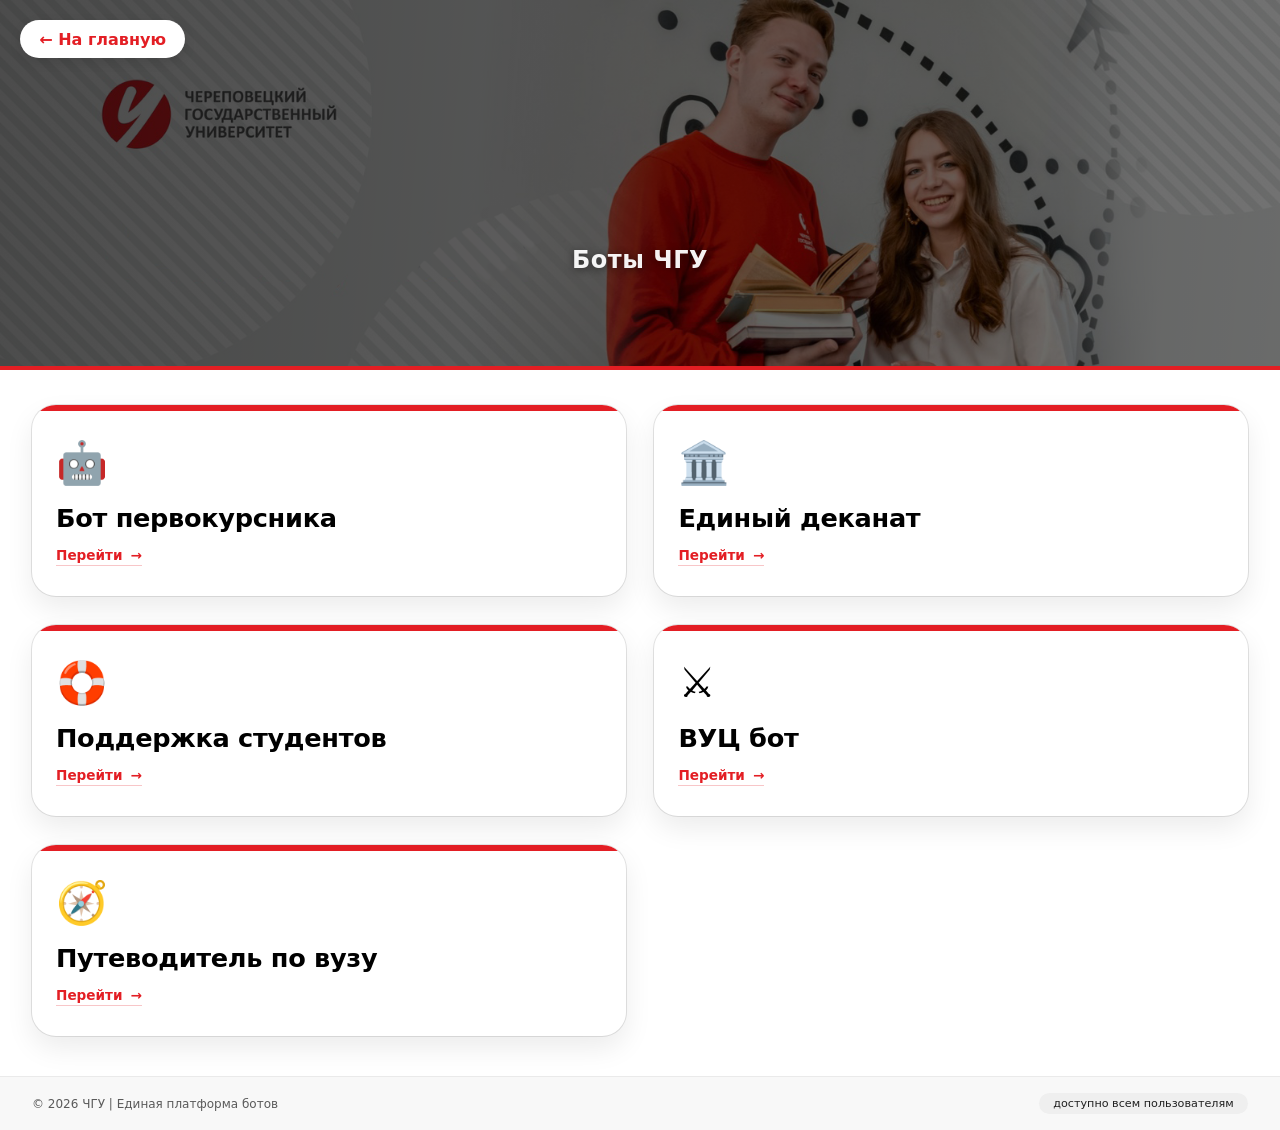
<file: bots/index.html>
<!DOCTYPE html>
<html lang="ru">
<head>
    <meta charset="UTF-8">
    <meta name="viewport" content="width=device-width, initial-scale=1.0, user-scalable=yes, viewport-fit=cover">
    <title>ЧГУ | Боты</title>
    <link rel="stylesheet" href="main.css">
    <link rel="stylesheet" href="responsive.css">
</head>
<body>
    <div class="page-wrapper">
        <a href="../index.html" class="back-button">← На главную</a>
        <div class="brand-header">
            <div class="header-overlay">
                <p>Боты ЧГУ</p>
            </div>
        </div>

        <div class="services-grid">
            <div class="service-card" data-type="freshman">
                <div class="card-accent"></div>
                <div class="card-content">
                    <div class="card-icon">🤖</div>
                    <div class="card-title">Бот первокурсника</div>
                    <span class="card-link">Перейти <span class="arrow">→</span></span>
                </div>
            </div>

            <div class="service-card" data-type="dean">
                <div class="card-accent"></div>
                <div class="card-content">
                    <div class="card-icon">🏛️</div>
                    <div class="card-title">Единый деканат</div>
                    <span class="card-link">Перейти <span class="arrow">→</span></span>
                </div>
            </div>

            <div class="service-card" data-type="support">
                <div class="card-accent"></div>
                <div class="card-content">
                    <div class="card-icon">🛟</div>
                    <div class="card-title">Поддержка студентов</div>
                    <span class="card-link">Перейти <span class="arrow">→</span></span>
                </div>
            </div>

            <div class="service-card" data-type="vuc">
                <div class="card-accent"></div>
                <div class="card-content">
                    <div class="card-icon">⚔️</div>
                    <div class="card-title">ВУЦ бот</div>
                    <span class="card-link">Перейти <span class="arrow">→</span></span>
                </div>
            </div>

            <div class="service-card" data-type="guide">
                <div class="card-accent"></div>
                <div class="card-content">
                    <div class="card-icon">🧭</div>
                    <div class="card-title">Путеводитель по вузу</div>
                    <span class="card-link">Перейти <span class="arrow">→</span></span>
                </div>
            </div>
        </div>

        <div class="footer-note">
            <span>© 2026 ЧГУ | Единая платформа ботов</span>
            <div class="badge-mini">доступно всем пользователям</div>
        </div>
    </div>

    <div id="toastMsg" class="toast-message"></div>

    <script src="bots.js"></script>
</body>
</html>
</file>
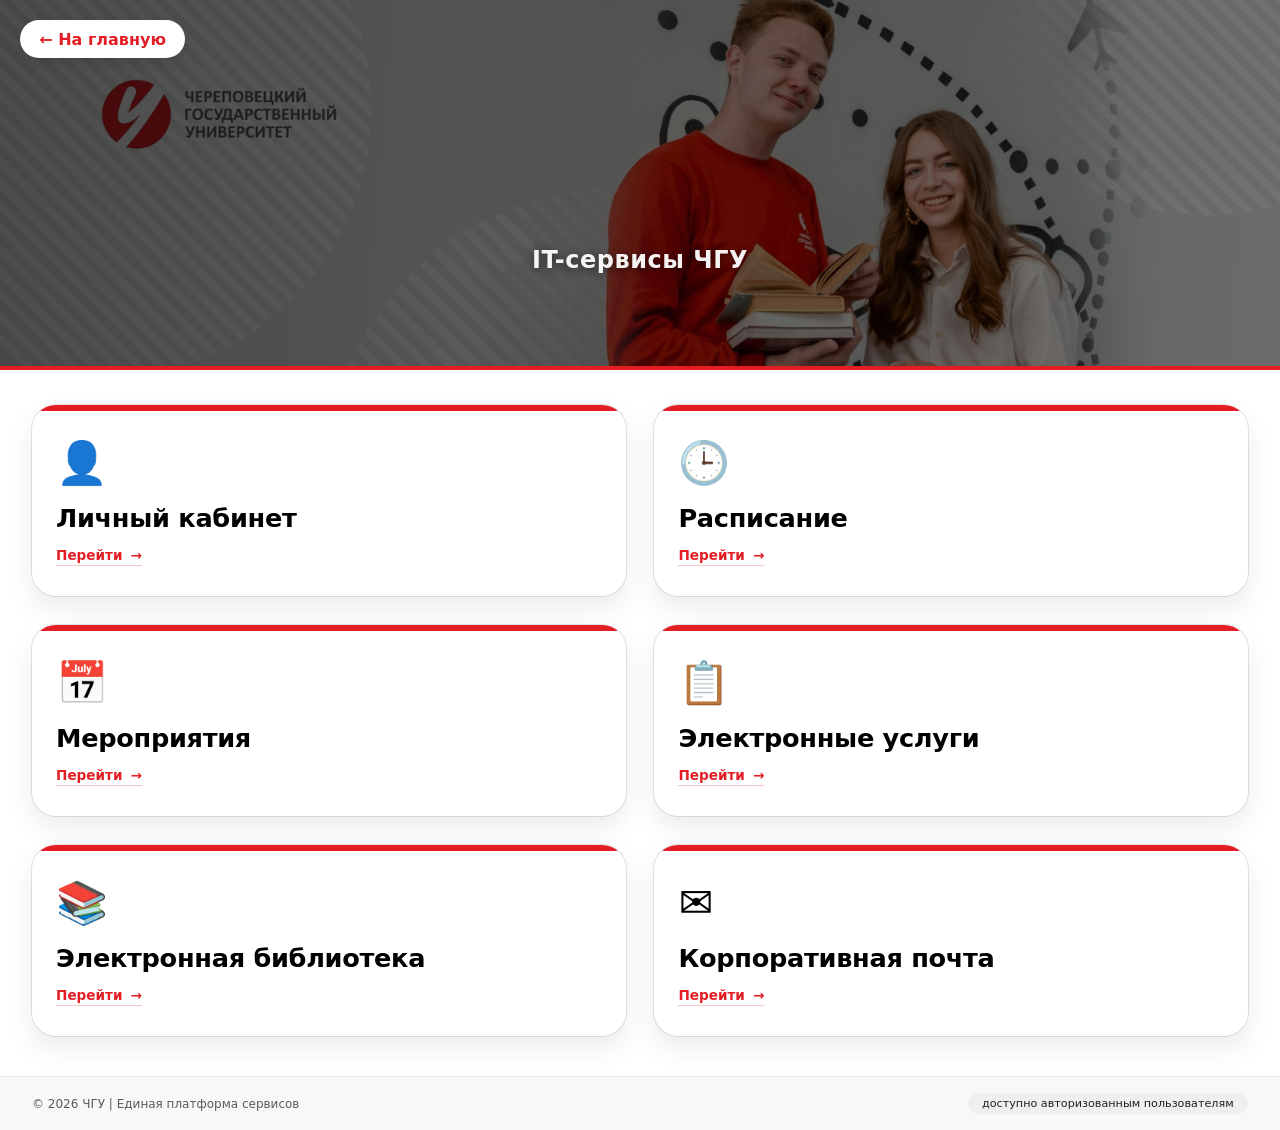
<file: it-services/index.html>
<!DOCTYPE html>
<html lang="ru">
<head>
    <meta charset="UTF-8">
    <meta name="viewport" content="width=device-width, initial-scale=1.0, user-scalable=yes, viewport-fit=cover">
    <title>ЧГУ | IT-сервисы</title>
    <link rel="stylesheet" href="main.css">
    <link rel="stylesheet" href="responsive.css">
</head>
<body>
    <div class="page-wrapper">
        <a href="../index.html" class="back-button">← На главную</a>
        <div class="brand-header">
            <div class="header-overlay">
                <p>IT-сервисы ЧГУ</p>
            </div>
        </div>

        <div class="services-grid">
            <div class="service-card" data-type="student">
                <div class="card-accent"></div>
                <div class="card-content">
                    <div class="card-icon">👤</div>
                    <div class="card-title">Личный кабинет</div>
                    <span class="card-link">Перейти <span class="arrow">→</span></span>
                </div>
            </div>

            <div class="service-card" data-type="schedule">
                <div class="card-accent"></div>
                <div class="card-content">
                    <div class="card-icon">🕒</div>
                    <div class="card-title">Расписание</div>
                    <span class="card-link">Перейти <span class="arrow">→</span></span>
                </div>
            </div>

            <div class="service-card" data-type="events">
                <div class="card-accent"></div>
                <div class="card-content">
                    <div class="card-icon">📅</div>
                    <div class="card-title">Мероприятия</div>
                    <span class="card-link">Перейти <span class="arrow">→</span></span>
                </div>
            </div>

            <div class="service-card" data-type="requests">
                <div class="card-accent"></div>
                <div class="card-content">
                    <div class="card-icon">📋</div>
                    <div class="card-title">Электронные услуги</div>
                    <span class="card-link">Перейти <span class="arrow">→</span></span>
                </div>
            </div>

            <div class="service-card" data-type="library">
                <div class="card-accent"></div>
                <div class="card-content">
                    <div class="card-icon">📚</div>
                    <div class="card-title">Электронная библиотека</div>
                    <span class="card-link">Перейти <span class="arrow">→</span></span>
                </div>
            </div>

            <div class="service-card" data-type="mail">
                <div class="card-accent"></div>
                <div class="card-content">
                    <div class="card-icon">✉️</div>
                    <div class="card-title">Корпоративная почта</div>
                    <span class="card-link">Перейти <span class="arrow">→</span></span>
                </div>
            </div>
        </div>

        <div class="footer-note">
            <span>© 2026 ЧГУ | Единая платформа сервисов</span>
            <div class="badge-mini">доступно авторизованным пользователям</div>
        </div>
    </div>

    <div id="toastMsg" class="toast-message"></div>

    <script src="it-services.js"></script>
</body>
</html>
</file>
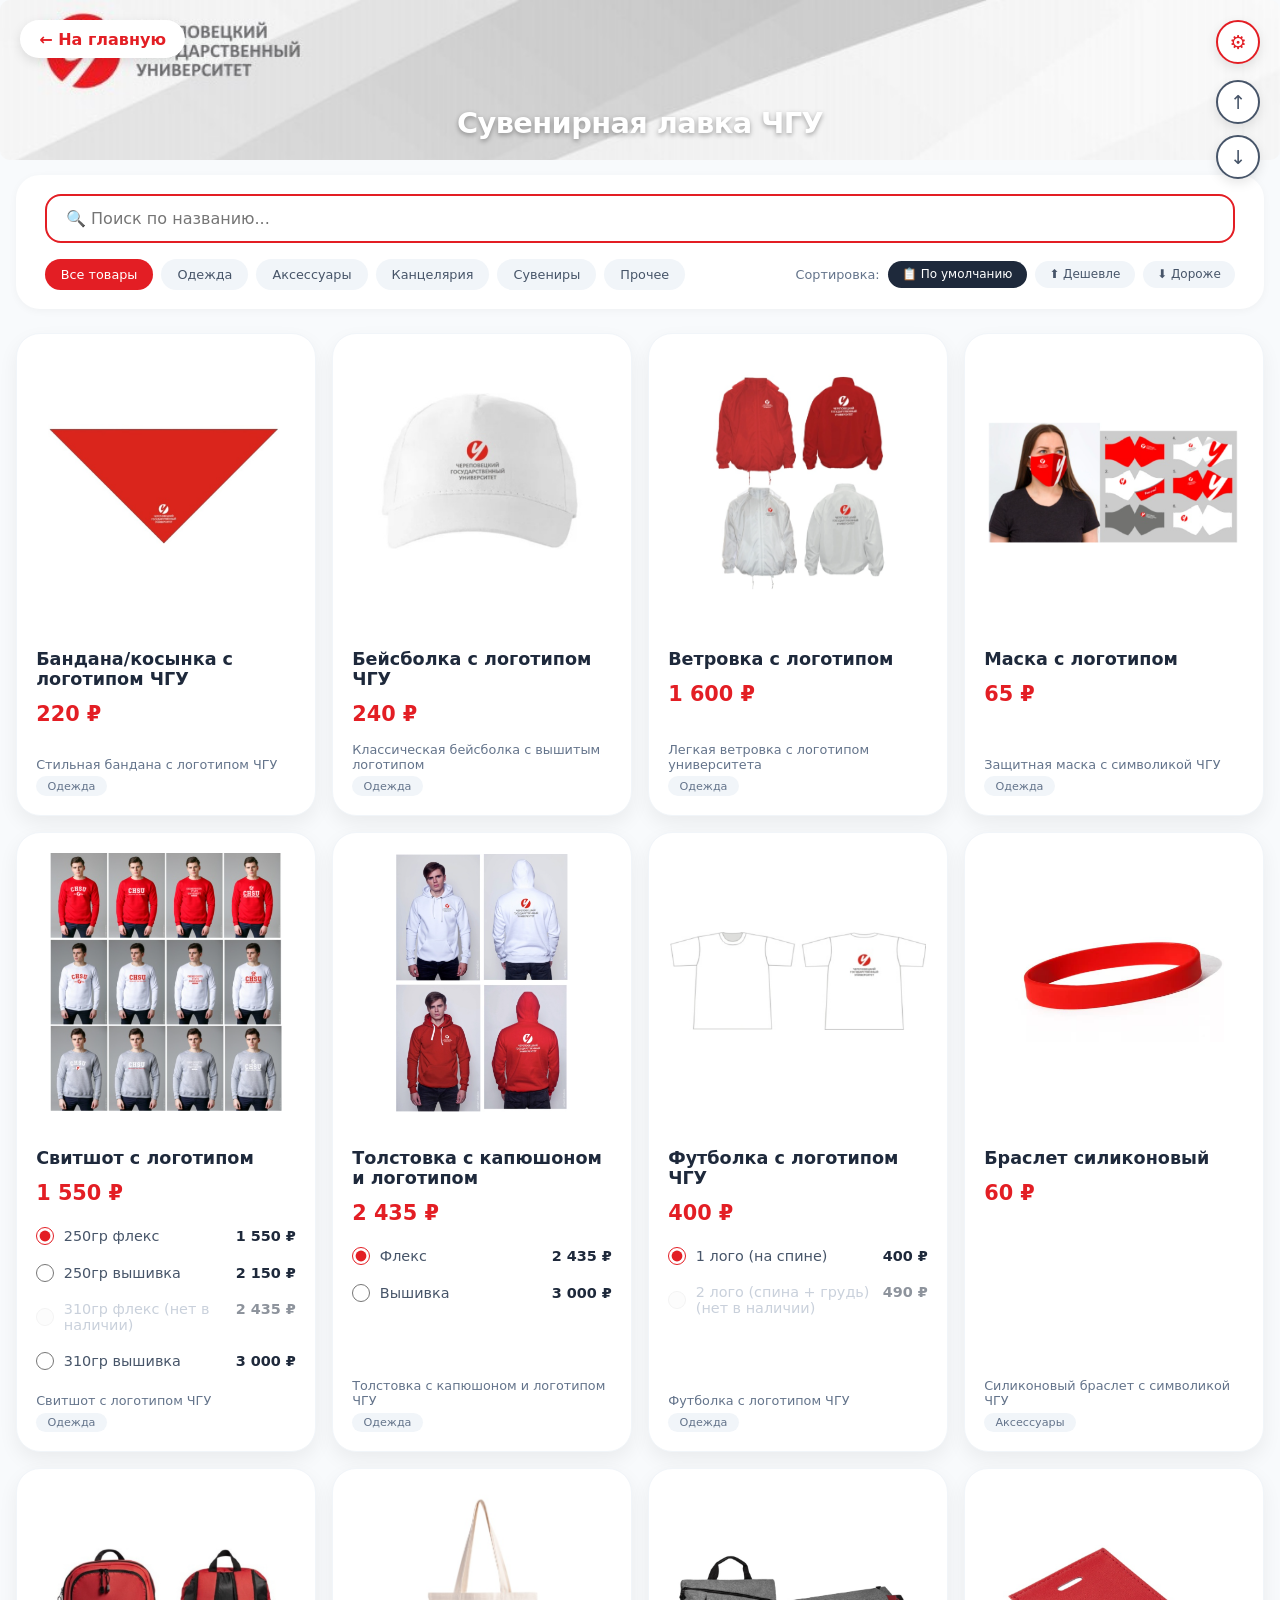
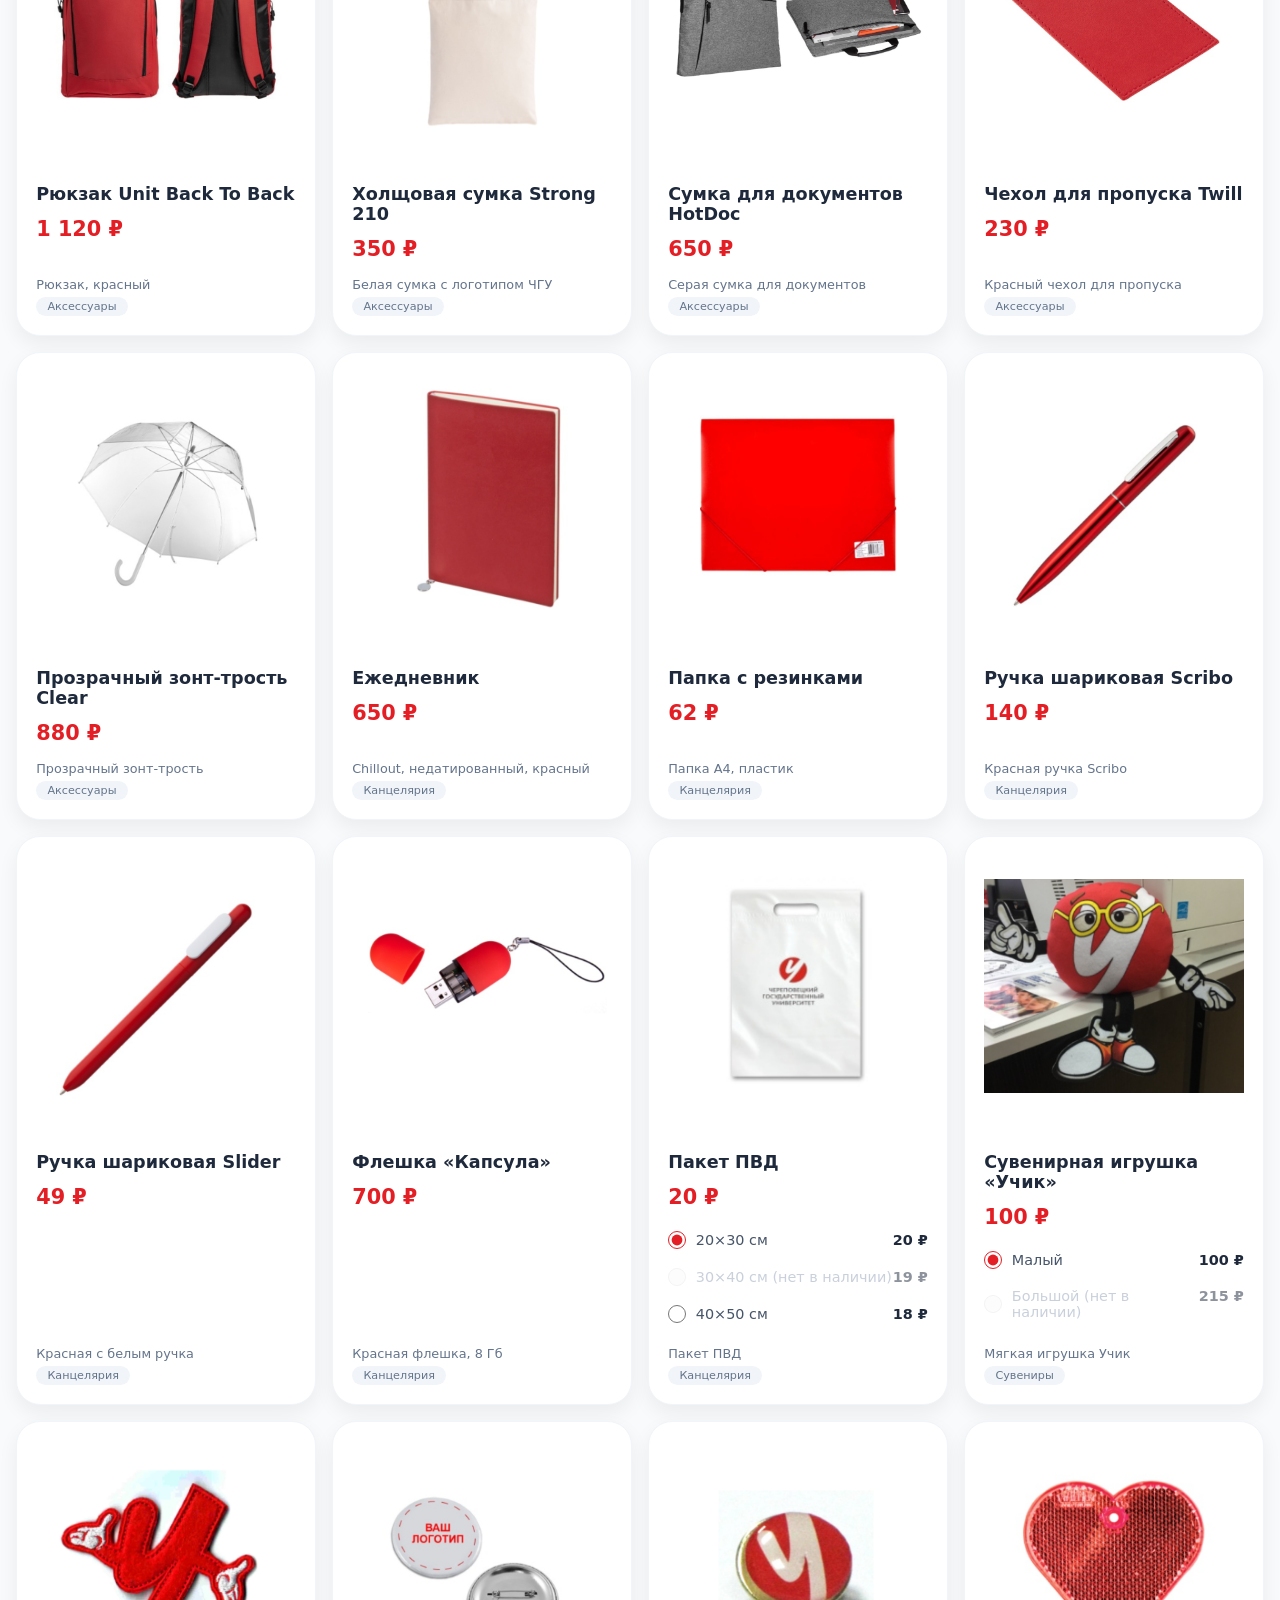
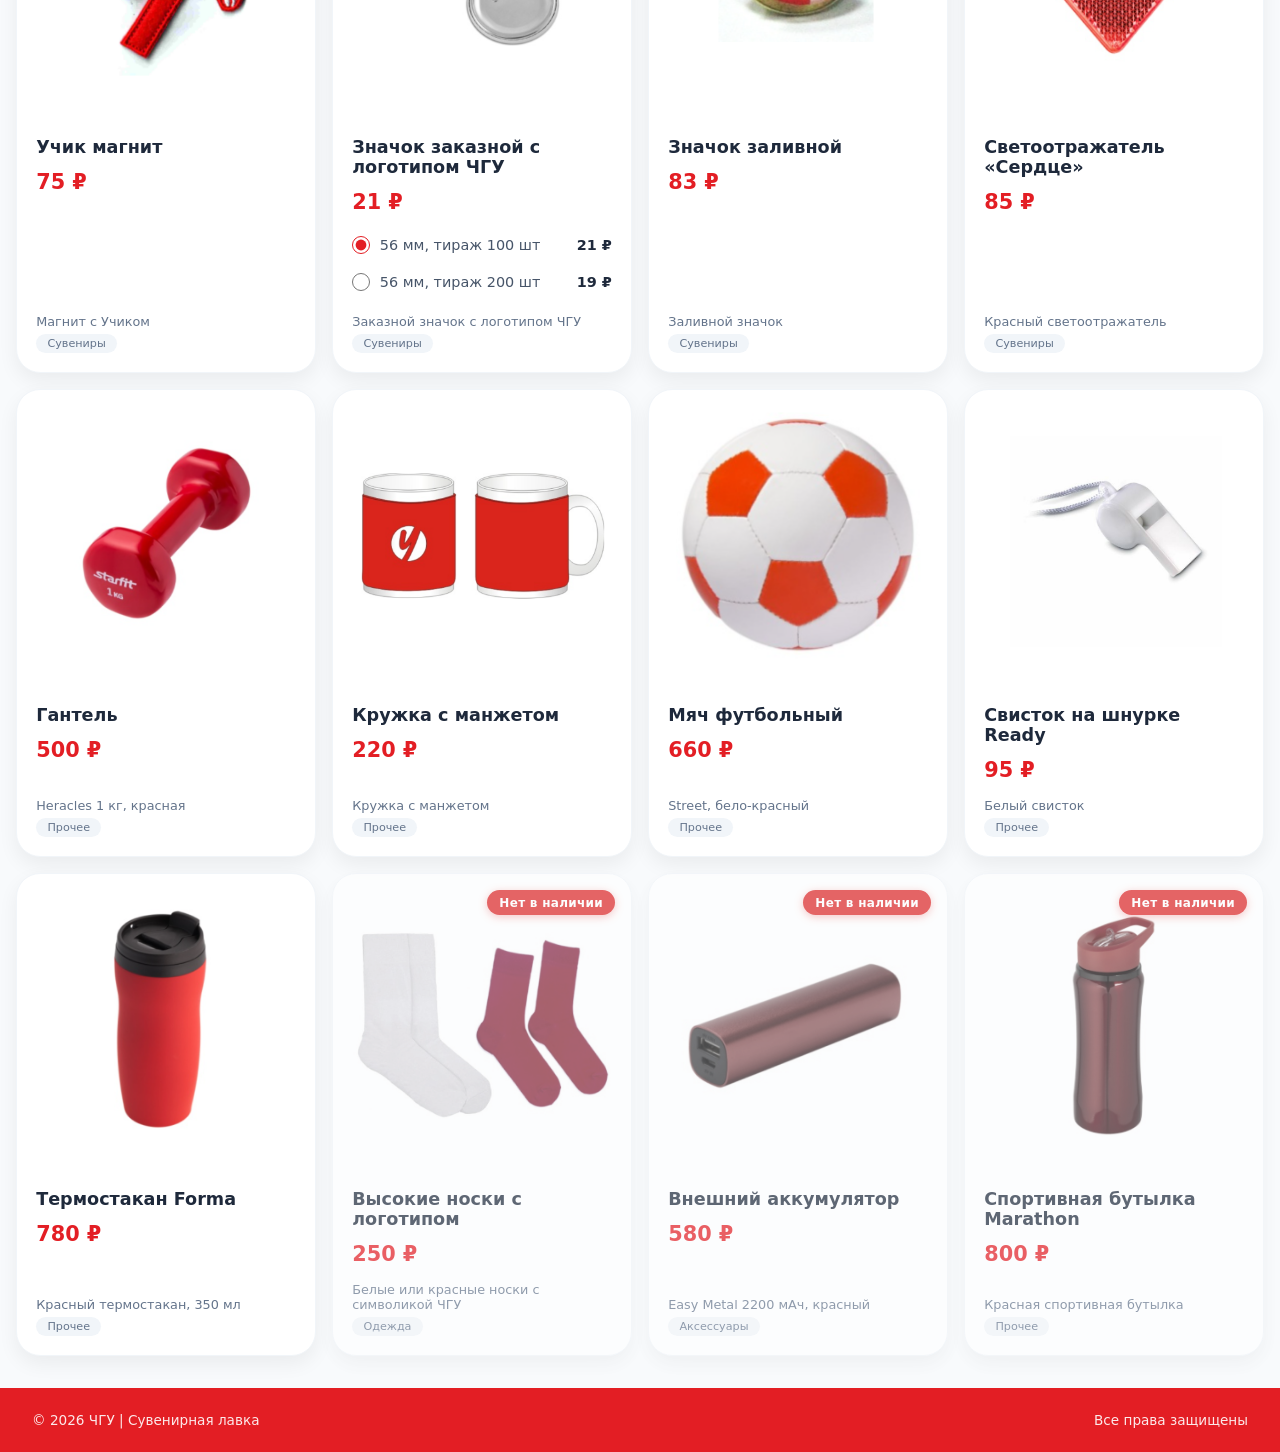
<file: merch/index.html>
<!DOCTYPE html>
<html lang="ru">
<head>
    <meta charset="UTF-8">
    <meta name="viewport" content="width=device-width, initial-scale=1.0, maximum-scale=1.0, user-scalable=yes, viewport-fit=cover">
    <title>Сувенирная лавка ЧГУ</title>
    <link rel="stylesheet" href="css/base.css">
    <link rel="stylesheet" href="css/layout.css">
    <link rel="stylesheet" href="css/components.css">
    <link rel="stylesheet" href="css/responsive.css">
    <link rel="stylesheet" href="css/admin.css">
</head>
<body>
    <div class="page-wrapper">
        <a href="../index.html" class="back-button">← На главную</a>
        <button id="adminBtn" class="admin-button" title="Админ-панель">⚙️</button>
        <button id="scrollTopBtn" class="scroll-button scroll-top" title="Наверх">↑</button>
        <button id="scrollBottomBtn" class="scroll-button scroll-bottom" title="Вниз">↓</button>
        <div class="shop-header">
                    <h1>Сувенирная лавка ЧГУ</h1>
                </div>
        <div class="app-layout">
            <section class="products-container">
                
                
                <div class="controls-bar">
                    <div class="search-wrapper">
                        <input type="text" id="searchInput" placeholder="🔍 Поиск по названию..." class="search-input">
                    </div>
                    
                    <div class="filter-sort-bar">
                        <div class="category-filters">
                            <button class="cat-btn active" data-category="all">Все товары</button>
                            <button class="cat-btn" data-category="Одежда">Одежда</button>
                            <button class="cat-btn" data-category="Аксессуары">Аксессуары</button>
                            <button class="cat-btn" data-category="Канцелярия">Канцелярия</button>
                            <button class="cat-btn" data-category="Сувениры">Сувениры</button>
                            <button class="cat-btn" data-category="Прочее">Прочее</button>
                        </div>
                        
                        <div class="sort-bar">
                            <span class="sort-label">Сортировка:</span>
                            <button class="sort-btn active" data-sort="default">📋 По умолчанию</button>
                            <button class="sort-btn" data-sort="asc">⬆️ Дешевле</button>
                            <button class="sort-btn" data-sort="desc">⬇️ Дороже</button>
                        </div>
                    </div>
                </div>
                
                <div id="productsGrid" class="products-grid">
                    <div style="text-align: center; padding: 2rem;">Загрузка товаров...</div>
                </div>
            </section>
        </div>
        
        <footer class="shop-footer">
            <div class="footer-content">
                <span>© 2026 ЧГУ | Сувенирная лавка</span>
                <span>Все права защищены</span>
            </div>
        </footer>
    </div>

    <!-- Модальное окно входа -->
    <div id="loginModal" class="modal">
        <div class="modal-content">
            <h3>Вход в админ-панель</h3>
            <input type="text" id="loginInput" placeholder="Логин" class="modal-input">
            <input type="password" id="passwordInput" placeholder="Пароль" class="modal-input">
            <div class="modal-buttons">
                <button id="loginSubmit" class="modal-btn primary">Войти</button>
                <button id="loginCancel" class="modal-btn">Отмена</button>
            </div>
            <p id="loginError" class="error-msg"></p>
        </div>
    </div>

    <!-- Модальное окно добавления/редактирования товара -->
    <div id="productModal" class="modal">
        <div class="modal-content">
            <h3 id="productModalTitle">Добавить товар</h3>
            <input type="hidden" id="productId">
            <input type="text" id="productName" placeholder="Название товара" class="modal-input">
            <input type="text" id="productCategoryInput" placeholder="Категория" class="modal-input" list="categorySuggestions">
            <datalist id="categorySuggestions">
                <option value="Одежда">
                <option value="Аксессуары">
                <option value="Канцелярия">
                <option value="Сувениры">
                <option value="Прочее">
            </datalist>
            <input type="text" id="productImage" placeholder="URL изображения" class="modal-input">
            <input type="number" id="productPrice" placeholder="Цена" class="modal-input">
            <input type="text" id="productDescription" placeholder="Описание" class="modal-input">
            <label class="checkbox-label">
                <input type="checkbox" id="productInStock" checked> В наличии
            </label>
            <div id="variantsContainer">
                <p style="font-size:0.8rem;color:#64748b;margin-top:0.5rem;">Варианты (оставьте пустым если нет)</p>
                <div id="variantsList"></div>
                <button id="addVariant" class="modal-btn small">+ Добавить вариант</button>
            </div>
            <div class="modal-buttons">
                <button id="productSave" class="modal-btn primary">Сохранить</button>
                <button id="productCancel" class="modal-btn">Отмена</button>
            </div>
        </div>
    </div>

    <script src="js/data.js"></script>
    <script src="js/filters.js"></script>
    <script src="js/render.js"></script>
    <script src="js/admin.js"></script>
    <script src="js/app.js"></script>
</body>
</html>
</file>
<file: bots/main.css>
* {
    margin: 0;
    padding: 0;
    box-sizing: border-box;
}

html, body {
    height: 100%;
}

body {
    background: #ffffff;
    font-family: 'Inter', system-ui, -apple-system, 'Segoe UI', Roboto, 'Helvetica Neue', sans-serif;
}

.page-wrapper {
    display: flex;
    flex-direction: column;
    min-height: 100vh;
}

.brand-header {
    position: relative;
    background: #1a1a1a;
    background-image: url('../images/bpzUmNObzbA.png');
    background-position: top center;
    background-repeat: no-repeat;
    height: 370px;
    background-size: cover;
    border-bottom: 4px solid #e31e23;
    isolation: isolate;
    display: flex;
    flex-direction: column;
    justify-content: center;
    padding: 0 4rem;
}

.header-overlay {
    position: absolute;
    top: 0;
    left: 0;
    width: 100%;
    height: 100%;
    background: linear-gradient(95deg, rgba(0,0,0,0.7) 0%, rgba(0,0,0,0.55) 100%);
    display: flex;
    justify-content: flex-end;
    align-items: center;
    flex-direction: column;
    padding: 3rem 4rem 92.5px 4rem;
    z-index: 1;
    box-sizing: border-box;
}

.header-overlay p {
    color: rgba(255,255,255,0.95);
    font-size: 1.5rem;
    font-weight: 600;
    text-shadow: 0 2px 8px rgba(0,0,0,0.5);
    letter-spacing: 0.5px;
}

.services-grid {
    display: grid;
    grid-template-columns: repeat(2, 1fr);
    gap: 1.8rem;
    padding: 2.2rem 2rem 2.5rem 2rem;
    max-width: 1280px;
    width: 100%;
    margin: 0 auto;
    align-items: stretch;
}

.service-card {
    background: #ffffff;
    border-radius: 1.5rem;
    box-shadow: 0 12px 28px rgba(0, 0, 0, 0.08), 0 0 0 1px #e5e5e5;
    transition: transform 0.25s cubic-bezier(0.2, 0, 0, 1), box-shadow 0.25s;
    overflow: hidden;
    cursor: pointer;
    display: flex;
    flex-direction: column;
}

.service-card:hover {
    transform: translateY(-6px);
    box-shadow: 0 25px 35px -12px rgba(0, 0, 0, 0.15), 0 0 0 1px #d0d0d0;
}

.service-card:active {
    transform: scale(0.98);
}

.card-accent {
    height: 6px;
    width: 100%;
    background: #e31e24;
}

.card-content {
    padding: 1.7rem 1.5rem 1.9rem 1.5rem;
    display: flex;
    flex-direction: column;
    flex: 1;
}

.card-icon {
    font-size: 2.6rem;
    margin-bottom: 1rem;
    display: inline-block;
}

.card-title {
    font-size: 1.6rem;
    font-weight: 700;
    color: #000000;
    letter-spacing: -0.3px;
    margin-bottom: 0.8rem;
    line-height: 1.2;
}

.card-link {
    display: inline-flex;
    align-items: center;
    gap: 0.5rem;
    font-weight: 600;
    font-size: 0.85rem;
    color: #e31e24;
    text-decoration: none;
    border-bottom: 1.5px solid rgba(227, 30, 36, 0.25);
    transition: gap 0.2s, border-color 0.2s;
    width: fit-content;
    padding-bottom: 2px;
    margin-top: auto;
}

.card-link:hover {
    gap: 0.75rem;
    border-bottom-color: #e31e24;
    color: #b11218;
}

.card-link .arrow {
    display: inline-block;
    transition: transform 0.25s ease;
}

.service-card:hover .card-link .arrow {
    transform: translateX(5px);
}

.footer-note {
    background: #f8f8f8;
    border-top: 1px solid #eaeaea;
    padding: 1rem 2rem;
    display: flex;
    justify-content: space-between;
    align-items: center;
    flex-wrap: wrap;
    gap: 0.75rem;
    font-size: 0.75rem;
    color: #5a5a5a;
    width: 100%;
    margin-top: auto;
}

.badge-mini {
    background: #efefef;
    padding: 0.25rem 0.9rem;
    border-radius: 40px;
    font-size: 0.7rem;
    color: #1f1f1f;
    font-weight: 500;
}

.toast-message {
    position: fixed;
    bottom: 24px;
    left: 50%;
    transform: translateX(-50%) scale(0.9);
    background: rgba(0,0,0,0.85);
    color: white;
    padding: 12px 24px;
    border-radius: 60px;
    font-size: 0.85rem;
    font-weight: 500;
    box-shadow: 0 12px 28px rgba(0,0,0,0.25);
    z-index: 1200;
    opacity: 0;
    transition: opacity 0.2s, transform 0.2s;
    pointer-events: none;
    backdrop-filter: blur(8px);
    border-left: 4px solid #e31e24;
    white-space: nowrap;
}

.toast-message.show {
    opacity: 1;
    transform: translateX(-50%) scale(1);
}

.back-button {
    position: fixed;
    top: 20px;
    left: 20px;
    background: white;
    padding: 0.6rem 1.2rem;
    border-radius: 30px;
    text-decoration: none;
    color: #e31e24;
    font-weight: 600;
    box-shadow: 0 4px 12px rgba(0,0,0,0.1);
    z-index: 100;
    transition: transform 0.2s, box-shadow 0.2s;
}

.back-button:hover {
    transform: translateY(-2px);
    box-shadow: 0 6px 20px rgba(0,0,0,0.15);
}
</file>
<file: bots/responsive.css>
@media (max-width: 780px) {
    .brand-header {
        height: 240px;
        padding: 0 2rem;
    }
    .header-overlay {
        padding: 0 2rem 2rem 2rem;
    }
    .header-overlay p {
        font-size: 1.1rem;
    }
    .services-grid {
        gap: 0.9rem;
        padding: 0.9rem;
    }
    .card-title {
        font-size: 1.15rem;
    }
    .card-content {
        padding: 1rem;
    }
    .card-icon {
        font-size: 1.7rem;
    }
    .card-link {
        font-size: 0.75rem;
    }
}

@media (max-width: 640px) {
    .brand-header {
        height: 180px;
        padding: 0 1rem;
    }
    .header-overlay {
        padding: 0 1rem 1.5rem 1rem;
    }
    .header-overlay p {
        font-size: 0.85rem;
    }
    .services-grid {
        grid-template-columns: 1fr 1fr;
        gap: 0.7rem;
        padding: 0.8rem;
    }
    .service-card {
        border-radius: 1rem;
    }
    .card-accent {
        height: 4px;
    }
    .card-content {
        padding: 0.7rem;
    }
    .card-icon {
        font-size: 1.4rem;
        margin-bottom: 0.3rem;
    }
    .card-title {
        font-size: 0.95rem;
        margin-bottom: 0.3rem;
    }
    .card-link {
        font-size: 0.68rem;
    }
    .footer-note {
        padding: 0.6rem 0.8rem;
        flex-direction: column;
        text-align: center;
        gap: 0.4rem;
        font-size: 0.65rem;
    }
    .badge-mini {
        font-size: 0.6rem;
        padding: 0.2rem 0.6rem;
    }
}

@media (max-width: 480px) {
    .brand-header {
        height: 160px;
    }
    .header-overlay p {
        font-size: 0.8rem;
    }
    .services-grid {
        gap: 0.6rem;
        padding: 0.6rem;
    }
    .service-card {
        border-radius: 0.9rem;
    }
    .card-content {
        padding: 0.6rem;
    }
    .card-icon {
        font-size: 1.2rem;
        margin-bottom: 0.2rem;
    }
    .card-title {
        font-size: 0.85rem;
    }
    .card-link {
        font-size: 0.63rem;
    }
}

@media (max-width: 400px) {
    .brand-header {
        height: 140px;
    }
    .header-overlay {
        padding: 0 0.8rem 1.2rem 0.8rem;
    }
    .header-overlay p {
        font-size: 0.75rem;
    }
    .services-grid {
        grid-template-columns: 1fr 1fr;
        gap: 0.5rem;
        padding: 0.5rem;
    }
    .service-card {
        border-radius: 0.8rem;
    }
    .card-accent {
        height: 3px;
    }
    .card-content {
        padding: 0.5rem;
    }
    .card-icon {
        font-size: 1.1rem;
        margin-bottom: 0.2rem;
    }
    .card-title {
        font-size: 0.8rem;
        margin-bottom: 0.3rem;
    }
    .card-link {
        font-size: 0.6rem;
        gap: 0.3rem;
    }
    .footer-note {
        padding: 0.5rem 0.6rem;
        gap: 0.3rem;
        font-size: 0.6rem;
    }
    .badge-mini {
        font-size: 0.55rem;
        padding: 0.15rem 0.5rem;
    }
}
</file>
<file: it-services/main.css>
* {
    margin: 0;
    padding: 0;
    box-sizing: border-box;
}

html, body {
    height: 100%;
}

body {
    background: #ffffff;
    font-family: 'Inter', system-ui, -apple-system, 'Segoe UI', Roboto, 'Helvetica Neue', sans-serif;
}

.page-wrapper {
    display: flex;
    flex-direction: column;
    min-height: 100vh;
}

.brand-header {
    position: relative;
    background: #1a1a1a;
    background-image: url('../images/bpzUmNObzbA.png');
    background-position: top center;
    background-repeat: no-repeat;
    height: 370px;
    background-size: cover;
    border-bottom: 4px solid #e31e23;
    isolation: isolate;
    display: flex;
    flex-direction: column;
    justify-content: center;
    padding: 0 4rem;
}

.header-overlay { 
  position: absolute; 
  top: 0; 
  left: 0; 
  width: 100%; 
  height: 100%; 
  background: linear-gradient(95deg, rgba(0,0,0,0.7) 0%, rgba(0,0,0,0.55) 100%); 
  display: flex; 
  justify-content: flex-end; 
  align-items: center; 
  flex-direction: column; 
  padding: 3rem 4rem 92.5px 4rem; 
  z-index: 1; 
  box-sizing: border-box; 
}

.header-overlay p {
    color: rgba(255,255,255,0.95);
    font-size: 1.5rem;
    font-weight: 600;
    text-shadow: 0 2px 8px rgba(0,0,0,0.5);
    letter-spacing: 0.5px;
}

.services-grid {
    display: grid;
    grid-template-columns: repeat(2, 1fr);
    gap: 1.8rem;
    padding: 2.2rem 2rem 2.5rem 2rem;
    max-width: 1280px;
    width: 100%;
    margin: 0 auto;
    align-items: stretch;
}

.service-card {
    background: #ffffff;
    border-radius: 1.5rem;
    box-shadow: 0 12px 28px rgba(0, 0, 0, 0.08), 0 0 0 1px #e5e5e5;
    transition: transform 0.25s cubic-bezier(0.2, 0, 0, 1), box-shadow 0.25s;
    overflow: hidden;
    cursor: pointer;
    display: flex;
    flex-direction: column;
}

.service-card:hover {
    transform: translateY(-6px);
    box-shadow: 0 25px 35px -12px rgba(0, 0, 0, 0.15), 0 0 0 1px #d0d0d0;
}

.service-card:active {
    transform: scale(0.98);
}

.card-accent {
    height: 6px;
    width: 100%;
    background: #e31e24;
}

.card-content {
    padding: 1.7rem 1.5rem 1.9rem 1.5rem;
    display: flex;
    flex-direction: column;
    flex: 1;
}

.card-icon {
    font-size: 2.6rem;
    margin-bottom: 1rem;
    display: inline-block;
}

.card-title {
    font-size: 1.6rem;
    font-weight: 700;
    color: #000000;
    letter-spacing: -0.3px;
    margin-bottom: 0.8rem;
    line-height: 1.2;
}

.card-link {
    display: inline-flex;
    align-items: center;
    gap: 0.5rem;
    font-weight: 600;
    font-size: 0.85rem;
    color: #e31e24;
    text-decoration: none;
    border-bottom: 1.5px solid rgba(227, 30, 36, 0.25);
    transition: gap 0.2s, border-color 0.2s;
    width: fit-content;
    padding-bottom: 2px;
    margin-top: auto;
}

.card-link:hover {
    gap: 0.75rem;
    border-bottom-color: #e31e24;
    color: #b11218;
}

.card-link .arrow {
    display: inline-block;
    transition: transform 0.25s ease;
}

.service-card:hover .card-link .arrow {
    transform: translateX(5px);
}

.footer-note {
    background: #f8f8f8;
    border-top: 1px solid #eaeaea;
    padding: 1rem 2rem;
    display: flex;
    justify-content: space-between;
    align-items: center;
    flex-wrap: wrap;
    gap: 0.75rem;
    font-size: 0.75rem;
    color: #5a5a5a;
    width: 100%;
    margin-top: auto;
}

.badge-mini {
    background: #efefef;
    padding: 0.25rem 0.9rem;
    border-radius: 40px;
    font-size: 0.7rem;
    color: #1f1f1f;
    font-weight: 500;
}

.toast-message {
    position: fixed;
    bottom: 24px;
    left: 50%;
    transform: translateX(-50%) scale(0.9);
    background: rgba(0,0,0,0.85);
    color: white;
    padding: 12px 24px;
    border-radius: 60px;
    font-size: 0.85rem;
    font-weight: 500;
    box-shadow: 0 12px 28px rgba(0,0,0,0.25);
    z-index: 1200;
    opacity: 0;
    transition: opacity 0.2s, transform 0.2s;
    pointer-events: none;
    backdrop-filter: blur(8px);
    border-left: 4px solid #e31e24;
    white-space: nowrap;
}

.toast-message.show {
    opacity: 1;
    transform: translateX(-50%) scale(1);
}
.back-button {
    position: fixed;
    top: 20px;
    left: 20px;
    background: white;
    padding: 0.6rem 1.2rem;
    border-radius: 30px;
    text-decoration: none;
    color: #e31e24;
    font-weight: 600;
    box-shadow: 0 4px 12px rgba(0,0,0,0.1);
    z-index: 100;
    transition: transform 0.2s, box-shadow 0.2s;
}

.back-button:hover {
    transform: translateY(-2px);
    box-shadow: 0 6px 20px rgba(0,0,0,0.15);
}
</file>
<file: it-services/responsive.css>
@media (max-width: 780px) {
    .brand-header {
        height: 240px;
        padding: 0 2rem;
    }
    .header-overlay {
        padding: 0 2rem 2rem 2rem;
    }
    .header-overlay p {
        font-size: 1.1rem;
    }
    .services-grid {
        gap: 0.9rem;
        padding: 0.9rem;
    }
    .card-title {
        font-size: 1.15rem;
    }
    .card-content {
        padding: 1rem;
    }
    .card-icon {
        font-size: 1.7rem;
    }
    .card-link {
        font-size: 0.75rem;
    }
}

@media (max-width: 640px) {
    .brand-header {
        height: 180px;
        padding: 0 1rem;
    }
    .header-overlay {
        padding: 0 1rem 1.5rem 1rem;
    }
    .header-overlay p {
        font-size: 0.85rem;
    }
    .services-grid {
        grid-template-columns: 1fr 1fr;
        gap: 0.7rem;
        padding: 0.8rem;
    }
    .service-card {
        border-radius: 1rem;
    }
    .card-accent {
        height: 4px;
    }
    .card-content {
        padding: 0.7rem;
    }
    .card-icon {
        font-size: 1.4rem;
        margin-bottom: 0.3rem;
    }
    .card-title {
        font-size: 0.95rem;
        margin-bottom: 0.3rem;
    }
    .card-link {
        font-size: 0.68rem;
    }
    .footer-note {
        padding: 0.6rem 0.8rem;
        flex-direction: column;
        text-align: center;
        gap: 0.4rem;
        font-size: 0.65rem;
    }
    .badge-mini {
        font-size: 0.6rem;
        padding: 0.2rem 0.6rem;
    }
}

@media (max-width: 480px) {
    .brand-header {
        height: 160px;
    }
    .header-overlay p {
        font-size: 0.8rem;
    }
    .services-grid {
        gap: 0.6rem;
        padding: 0.6rem;
    }
    .service-card {
        border-radius: 0.9rem;
    }
    .card-content {
        padding: 0.6rem;
    }
    .card-icon {
        font-size: 1.2rem;
        margin-bottom: 0.2rem;
    }
    .card-title {
        font-size: 0.85rem;
    }
    .card-link {
        font-size: 0.63rem;
    }
}

@media (max-width: 400px) {
    .brand-header {
        height: 140px;
    }
    .header-overlay {
        padding: 0 0.8rem 1.2rem 0.8rem;
    }
    .header-overlay p {
        font-size: 0.75rem;
    }
    .services-grid {
        grid-template-columns: 1fr 1fr;
        gap: 0.5rem;
        padding: 0.5rem;
    }
    .service-card {
        border-radius: 0.8rem;
    }
    .card-accent {
        height: 3px;
    }
    .card-content {
        padding: 0.5rem;
    }
    .card-icon {
        font-size: 1.1rem;
        margin-bottom: 0.2rem;
    }
    .card-title {
        font-size: 0.8rem;
        margin-bottom: 0.3rem;
    }
    .card-link {
        font-size: 0.6rem;
        gap: 0.3rem;
    }
    .footer-note {
        padding: 0.5rem 0.6rem;
        gap: 0.3rem;
        font-size: 0.6rem;
    }
    .badge-mini {
        font-size: 0.55rem;
        padding: 0.15rem 0.5rem;
    }
}
</file>
<file: merch/css/base.css>
* {
    margin: 0;
    padding: 0;
    box-sizing: border-box;
    font-family: system-ui, 'Segoe UI', Roboto, 'Helvetica Neue', sans-serif;
}

html, body {
    height: 100%;
}

body {
    background: #f8fafc;
}
.shop-header {
  position: relative;
  width: 100%;
  max-width: 1400px;
  height: 160px; 
  display: flex;
  flex-direction: column;
  align-items: center;
  justify-content: flex-end;
  border-radius: 10px;
  overflow: hidden;
  margin: 0 auto 10px auto; 
  background-image: url('../images/chgu-3461.jpg') !important;
  background-size: cover;
  background-position: left top; 
  background-repeat: no-repeat;
}

.shop-header h1 {
  position: relative;
  z-index: 2;
  font-size: 1.8rem; 
  font-weight: 700;
  letter-spacing: -0.02em;
  color: #ffffff;
  text-shadow:  0 2.3px 5.75px rgba(0, 0, 0, 0.35);
  text-align: center;
  padding: 0;
  margin: 0 0 20px 0;
}


.page-wrapper {
    display: flex;
    flex-direction: column;
    min-height: 100vh;
}
</file>
<file: merch/css/layout.css>
.app-layout {
    max-width: 1400px;
    width: 100%;
    margin: 5px auto 0;
    padding: 0 1rem 2rem;
    flex: 1;
}

.products-container {
    display: flex;
    flex-direction: column;
    gap: 1.5rem;
}

.controls-bar {
    display: flex;
    flex-direction: column;
    gap: 1rem;
    background: white;
    padding: 1.2rem 1.8rem;
    border-radius: 24px;
    box-shadow: 0 2px 8px rgba(0,0,0,0.04);
}

.search-wrapper {
    width: 100%;
}

.filter-sort-bar {
    display: flex;
    justify-content: space-between;
    align-items: center;
    flex-wrap: wrap;
    gap: 1rem;
}

.category-filters {
    display: flex;
    flex-wrap: wrap;
    gap: 0.5rem;
}

.sort-bar {
    display: flex;
    align-items: center;
    gap: 0.5rem;
}

.products-grid {
    display: grid;
    grid-template-columns: repeat(4, 1fr);
    gap: 1rem;
}

.shop-footer {
    background: #e31e24;
    color: white;
    padding: 1.5rem 2rem;
    margin-top: auto;
}

.footer-content {
    max-width: 1400px;
    margin: 0 auto;
    display: flex;
    justify-content: space-between;
    align-items: center;
    flex-wrap: wrap;
    gap: 1rem;
    font-size: 0.85rem;
}

/* Планшеты */
@media (max-width: 1100px) {
    .products-grid {
        grid-template-columns: repeat(3, 1fr);
        gap: 0.9rem;
    }
}

/* Маленькие планшеты */
@media (max-width: 800px) {
    .products-grid {
        grid-template-columns: repeat(3, 1fr);
        gap: 0.7rem;
    }
    
    .controls-bar {
        padding: 1rem;
    }
}

/* Мобильные устройства */
/* Мобильные устройства */
@media (max-width: 640px) {
    .app-layout {
        margin-top: 5px;
        padding: 0 0.5rem 1.5rem;
    }
    
    .products-grid {
        grid-template-columns: repeat(2, 1fr);
        gap: 0.6rem;
    }
    
    .filter-sort-bar {
        flex-direction: column;
        align-items: flex-start;
        gap: 0.8rem;
    }
    
    .category-filters {
        width: 100%;
        flex-wrap: wrap;
        gap: 0.4rem;
        padding-bottom: 0.3rem;
        overflow-x: visible;
    }
    
    .cat-btn {
        padding: 0.4rem 0.7rem;
        font-size: 0.7rem;
    }
    
    .sort-bar {
        width: 100%;
        justify-content: flex-start;
    }
    
    .sort-btn {
        padding: 0.35rem 0.6rem;
        font-size: 0.7rem;
    }
    
    .sort-label {
        font-size: 0.7rem;
    }
    
    .controls-bar {
        padding: 0.8rem;
        border-radius: 18px;
    }
}

/* Маленькие мобильные устройства */
@media (max-width: 400px) {
    .products-grid {
        grid-template-columns: repeat(2, 1fr);
        gap: 0.5rem;
    }
    
    .app-layout {
        margin-top: 5px;
        padding: 0 0.3rem 1rem;
    }
    
    .search-input {
        padding: 0.6rem 0.8rem;
        font-size: 0.85rem;
        border-radius: 12px;
    }
}

/* Маленькие мобильные устройства */
@media (max-width: 400px) {
    .products-grid {
        grid-template-columns: repeat(2, 1fr);
        gap: 0.5rem;
    }
    
    .app-layout {
        margin-top: 5px;
        padding: 0 0.3rem 1rem;
    }
    
    .search-input {
        padding: 0.6rem 0.8rem;
        font-size: 0.85rem;
        border-radius: 12px;
    }
}
</file>
<file: merch/css/components.css>
.cat-btn {
    background: #f1f5f9;
    border: none;
    padding: 0.5rem 1rem;
    border-radius: 30px;
    font-size: 0.8rem;
    font-weight: 500;
    cursor: pointer;
    color: #475569;
    transition: all 0.2s;
    white-space: nowrap;
}

.cat-btn.active {
    background: #e31e24;
    color: white;
}

.cat-btn:hover:not(.active) {
    background: #e2e8f0;
}

.sort-btn {
    background: #f1f5f9;
    border: none;
    padding: 0.4rem 0.9rem;
    border-radius: 30px;
    font-size: 0.75rem;
    font-weight: 500;
    cursor: pointer;
    color: #475569;
    transition: all 0.2s;
}

.sort-btn.active {
    background: #1e293b;
    color: white;
}

.sort-btn:hover:not(.active) {
    background: #e2e8f0;
}

.back-button {
    position: fixed;
    top: 20px;
    left: 20px;
    background: white;
    padding: 0.6rem 1.2rem;
    border-radius: 30px;
    text-decoration: none;
    color: #e31e24;
    font-weight: 600;
    box-shadow: 0 4px 12px rgba(0,0,0,0.1);
    z-index: 100;
    transition: transform 0.2s, box-shadow 0.2s;
}

.back-button:hover {
    transform: translateY(-2px);
    box-shadow: 0 6px 20px rgba(0,0,0,0.15);
}


.search-input {
    width: 100%;
    padding: 0.8rem 1.2rem;
    border: 2px solid #e31e24;
    border-radius: 16px;
    font-size: 1rem;
    outline: none;
    background: #ffffff;
    transition: border-color 0.2s, box-shadow 0.2s;
}

.search-input:focus {
    border-color: #b91c1c;
    box-shadow: 0 0 0 3px rgba(227, 30, 36, 0.1);
}

.sort-label {
    font-size: 0.8rem;
    color: #64748b;
    font-weight: 500;
}

.product-card {
    background: white;
    border-radius: 24px;
    padding: 1.2rem;
    box-shadow: 0 8px 20px rgba(0,0,0,0.06);
    transition: transform 0.2s ease, box-shadow 0.2s ease, opacity 0.2s ease;
    display: flex;
    flex-direction: column;
    border: 1px solid #f1f5f9;
    position: relative;
}

.product-card:hover {
    transform: translateY(-4px);
    box-shadow: 0 16px 30px rgba(0,0,0,0.1);
}

.product-card img {
    width: 100%;
    aspect-ratio: 1 / 1;
    object-fit: contain;
    border-radius: 16px;
    background: #ffffff;
    margin-bottom: 1rem;
}

.product-card h3 {
    font-size: 1.1rem;
    font-weight: 600;
    margin-bottom: 0.3rem;
    color: #1e293b;
}

.product-card .price {
    font-weight: 700;
    font-size: 1.3rem;
    color: #e31e24;
    margin: 0.5rem 0;
}

.product-variants {
    display: flex;
    flex-direction: column;
    gap: 0.4rem;
    margin: 0.5rem 0;
}

.variant-option {
    display: flex;
    align-items: center;
    gap: 0.6rem;
    padding: 0.4rem 0;
    cursor: pointer;
    border-radius: 8px;
    transition: background 0.2s;
}

.variant-option:hover {
    background: #f8fafc;
}

.variant-option input[type="radio"] {
    accent-color: #e31e24;
    width: 18px;
    height: 18px;
    cursor: pointer;
}

.variant-option label {
    display: flex;
    justify-content: space-between;
    flex: 1;
    cursor: pointer;
    font-size: 0.9rem;
    color: #475569;
}

.variant-option .variant-price {
    font-weight: 600;
    color: #1e293b;
}

.product-bottom {
    margin-top: auto;
    display: flex;
    flex-direction: column;
    gap: 0.3rem;
}

.product-description {
    font-size: 0.8rem;
    color: #64748b;
    padding-top: 0.5rem;
}

.product-category {
    display: inline-block;
    background: #f1f5f9;
    padding: 0.2rem 0.7rem;
    border-radius: 20px;
    font-size: 0.7rem;
    color: #64748b;
    width: fit-content;
}

.no-results {
    text-align: center;
    padding: 3rem;
    color: #94a3b8;
    grid-column: 1 / -1;
    font-size: 1.1rem;
}

.shop-footer {
    background: #e31e24;
    color: white;
    padding: 1.5rem 2rem;
    margin-top: auto;
}

.footer-content {
    max-width: 1400px;
    margin: 0 auto;
    display: flex;
    justify-content: space-between;
    align-items: center;
    flex-wrap: wrap;
    gap: 1rem;
    font-size: 0.85rem;
}

.footer-content span {
    opacity: 0.9;
}

.product-card.out-of-stock {
    opacity: 0.7;
    position: relative;
}

.product-card.out-of-stock:hover {
    opacity: 0.85;
}

.out-of-stock-badge {
    position: absolute;
    top: 1rem;
    right: 1rem;
    background: #dc2626;
    color: white;
    padding: 0.35rem 0.75rem;
    border-radius: 20px;
    font-size: 0.75rem;
    font-weight: 600;
    z-index: 10;
    box-shadow: 0 2px 8px rgba(220, 38, 38, 0.35);
    letter-spacing: 0.3px;
}

.product-image-wrapper {
    position: relative;
    overflow: hidden;
    border-radius: 16px;
    margin-bottom: 1rem;
}

.out-of-stock-image {
    filter: grayscale(0.6);
}

.out-of-stock-label {
    color: #94a3b8 !important;
    cursor: not-allowed;
}

.variant-option input[type="radio"]:disabled {
    cursor: not-allowed;
    opacity: 0.5;
}

.variant-option input[type="radio"]:disabled + label {
    cursor: not-allowed;
}

.variant-out-of-stock {
    opacity: 0.5;
}

.variant-out-of-stock:hover {
    background: transparent;
}

.archived-badge {
    background: #64748b !important;
}

.product-card.archived {
    opacity: 0.6;
    border: 1px dashed #94a3b8;
}

.product-card.archived:hover {
    opacity: 0.8;
}

.admin-add-card {
    border: 2px dashed #e31e24;
    background: #fef2f2;
    cursor: pointer;
    min-height: 200px;
    display: flex;
    align-items: center;
    justify-content: center;
}

.admin-add-card:hover {
    background: #fee2e2;
}

.admin-add-content {
    display: flex;
    flex-direction: column;
    align-items: center;
    gap: 0.5rem;
    color: #e31e24;
}

@media (max-width: 1100px) {
    .product-card {
        padding: 1rem;
        border-radius: 20px;
    }
    
    .product-card h3 {
        font-size: 1rem;
    }
    
    .product-card .price {
        font-size: 1.15rem;
    }
    
    .variant-option label {
        font-size: 0.8rem;
    }
}

@media (max-width: 800px) {
    .product-card {
        padding: 0.9rem;
        border-radius: 18px;
    }
    
    .product-card h3 {
        font-size: 0.9rem;
    }
    
    .product-card .price {
        font-size: 1rem;
    }
    
    .product-card img {
        border-radius: 12px;
    }
    
    .product-image-wrapper {
        border-radius: 12px;
    }
    
    .variant-option {
        padding: 0.3rem 0;
        gap: 0.4rem;
    }
    
    .variant-option label {
        font-size: 0.75rem;
    }
    
    .variant-option input[type="radio"] {
        width: 16px;
        height: 16px;
    }
    
    .out-of-stock-badge {
        top: 0.7rem;
        right: 0.7rem;
        padding: 0.25rem 0.5rem;
        font-size: 0.65rem;
    }
    
    .product-category {
        font-size: 0.65rem;
        padding: 0.15rem 0.5rem;
    }
    
    .product-description {
        font-size: 0.7rem;
    }
}

@media (max-width: 640px) {
    .product-card {
        padding: 0.7rem;
        border-radius: 16px;
    }
    
    .product-card h3 {
        font-size: 0.8rem;
        margin-bottom: 0.2rem;
    }
    
    .product-card .price {
        font-size: 0.9rem;
        margin: 0.3rem 0;
    }
    
    .product-card img {
        border-radius: 10px;
        margin-bottom: 0.6rem;
    }
    
    .product-image-wrapper {
        border-radius: 10px;
        margin-bottom: 0.6rem;
    }
    
    .product-variants {
        gap: 0.2rem;
        margin: 0.3rem 0;
    }
    
    .variant-option {
        padding: 0.2rem 0;
        gap: 0.3rem;
    }
    
    .variant-option label {
        font-size: 0.7rem;
    }
    
    .variant-option .variant-price {
        font-size: 0.7rem;
    }
    
    .variant-option input[type="radio"] {
        width: 14px;
        height: 14px;
    }
    
    .out-of-stock-badge {
        top: 0.5rem;
        right: 0.5rem;
        padding: 0.2rem 0.4rem;
        font-size: 0.6rem;
        border-radius: 15px;
    }
    
    .product-category {
        font-size: 0.6rem;
        padding: 0.1rem 0.4rem;
        margin-top: 0.3rem;
    }
    
    .product-description {
        font-size: 0.65rem;
    }
}

@media (max-width: 400px) {
    .product-card {
        padding: 0.5rem;
        border-radius: 14px;
        box-shadow: 0 4px 12px rgba(0,0,0,0.06);
    }
    
    .product-card h3 {
        font-size: 0.7rem;
        margin-bottom: 0.15rem;
    }
    
    .product-card .price {
        font-size: 0.8rem;
        margin: 0.2rem 0;
    }
    
    .product-card img {
        border-radius: 8px;
        margin-bottom: 0.4rem;
    }
    
    .product-image-wrapper {
        border-radius: 8px;
        margin-bottom: 0.4rem;
    }
    
    .product-variants {
        gap: 0.15rem;
        margin: 0.2rem 0;
    }
    
    .variant-option {
        padding: 0.15rem 0;
        gap: 0.2rem;
    }
    
    .variant-option label {
        font-size: 0.65rem;
    }
    
    .variant-option .variant-price {
        font-size: 0.65rem;
    }
    
    .variant-option input[type="radio"] {
        width: 13px;
        height: 13px;
    }
    
    .out-of-stock-badge {
        top: 0.3rem;
        right: 0.3rem;
        padding: 0.15rem 0.3rem;
        font-size: 0.55rem;
        border-radius: 12px;
    }
    
    .product-category {
        font-size: 0.55rem;
        padding: 0.1rem 0.3rem;
        margin-top: 0.2rem;
    }
    
    .product-description {
        font-size: 0.6rem;
    }
}
</file>
<file: merch/css/responsive.css>
@media (max-width: 900px) {
    .shop-header h1 {
        font-size: 1.4rem;
    }
    
    .shop-header {
        padding: 1rem;
        min-height: 250px;
    }
}

@media (max-width: 768px) {
    body {
        padding: 0;
    }
    
    .back-button {
        top: 10px;
        left: 10px;
        padding: 0.5rem 1rem;
        font-size: 0.85rem;
    }
    
    .shop-header {
        min-height: 200px;
        border-radius: 8px;
    }
    
    .shop-header h1 {
        font-size: 1.2rem;
    }
    
    .shop-footer {
        padding: 1rem;
    }
    
    .footer-content {
        flex-direction: column;
        text-align: center;
        gap: 0.5rem;
        font-size: 0.75rem;
    }
}

@media (max-width: 480px) {
    .back-button {
        top: 8px;
        left: 8px;
        padding: 0.4rem 0.8rem;
        font-size: 0.8rem;
        border-radius: 20px;
    }
    
    .shop-header {
        min-height: 160px;
        border-radius: 6px;
        margin-bottom: 1rem;
    }
    
    .shop-header h1 {
        font-size: 1rem;
        padding: 0.5rem;
    }
    
    .shop-footer {
        padding: 0.8rem;
    }
    
    .footer-content {
        gap: 0.3rem;
        font-size: 0.7rem;
    }
}
</file>
<file: merch/css/admin.css>
.admin-button {
    position: fixed;
    top: 20px;
    right: 20px;
    background: white;
    border: 2px solid #e31e24;
    color: #e31e24;
    width: 44px;
    height: 44px;
    border-radius: 50%;
    font-size: 1.2rem;
    cursor: pointer;
    z-index: 100;
    box-shadow: 0 4px 12px rgba(0,0,0,0.1);
    transition: transform 0.2s, box-shadow 0.2s;
    display: flex;
    align-items: center;
    justify-content: center;
}

.admin-button:hover {
    transform: translateY(-2px);
    box-shadow: 0 6px 20px rgba(0,0,0,0.15);
    background: #e31e24;
    color: white;
}

.admin-button.active {
    background: #e31e24;
    color: white;
}

.scroll-button {
    position: fixed;
    right: 20px;
    background: white;
    border: 2px solid #475569;
    color: #475569;
    width: 44px;
    height: 44px;
    border-radius: 50%;
    font-size: 1.2rem;
    cursor: pointer;
    z-index: 100;
    box-shadow: 0 4px 12px rgba(0,0,0,0.1);
    transition: transform 0.2s, box-shadow 0.2s;
    display: flex;
    align-items: center;
    justify-content: center;
}

.scroll-button:hover {
    transform: translateY(-2px);
    box-shadow: 0 6px 20px rgba(0,0,0,0.15);
    background: #475569;
    color: white;
}

.scroll-top {
    top: 80px;
}

.scroll-bottom {
    top: 135px;
}

.modal {
    display: none;
    position: fixed;
    top: 0;
    left: 0;
    width: 100%;
    height: 100%;
    background: rgba(0,0,0,0.5);
    z-index: 200;
    justify-content: center;
    align-items: center;
    padding: 1rem;
}

.modal.show {
    display: flex;
}

.modal-content {
    background: white;
    border-radius: 20px;
    padding: 1.5rem;
    width: 100%;
    max-width: 450px;
    max-height: 90vh;
    overflow-y: auto;
    box-shadow: 0 20px 60px rgba(0,0,0,0.3);
}

.modal-content h3 {
    font-size: 1.2rem;
    margin-bottom: 1rem;
    color: #1e293b;
}

.modal-input {
    width: 100%;
    padding: 0.7rem 1rem;
    border: 2px solid #e2e8f0;
    border-radius: 12px;
    font-size: 0.9rem;
    margin-bottom: 0.7rem;
    outline: none;
    transition: border-color 0.2s;
}

.modal-input:focus {
    border-color: #e31e24;
}

.modal-buttons {
    display: flex;
    gap: 0.5rem;
    margin-top: 1rem;
}

.modal-btn {
    padding: 0.6rem 1.2rem;
    border: none;
    border-radius: 12px;
    font-size: 0.85rem;
    font-weight: 600;
    cursor: pointer;
    transition: background 0.2s;
    background: #f1f5f9;
    color: #475569;
}

.modal-btn:hover {
    background: #e2e8f0;
}

.modal-btn.primary {
    background: #e31e24;
    color: white;
}

.modal-btn.primary:hover {
    background: #b91c1c;
}

.modal-btn.small {
    padding: 0.3rem 0.7rem;
    font-size: 0.75rem;
    border-radius: 8px;
}

.modal-btn.danger {
    background: #ef4444;
    color: white;
}

.modal-btn.danger:hover {
    background: #dc2626;
}

.error-msg {
    color: #ef4444;
    font-size: 0.8rem;
    margin-top: 0.5rem;
    display: none;
}

.error-msg.show {
    display: block;
}

.checkbox-label {
    display: flex;
    align-items: center;
    gap: 0.5rem;
    font-size: 0.9rem;
    color: #475569;
    margin-bottom: 0.7rem;
    cursor: pointer;
}

.checkbox-label input {
    width: 18px;
    height: 18px;
    accent-color: #e31e24;
}

.variant-row {
    display: flex;
    gap: 0.4rem;
    margin-bottom: 0.4rem;
    align-items: center;
}

.variant-row input {
    flex: 1;
    padding: 0.5rem 0.7rem;
    border: 2px solid #e2e8f0;
    border-radius: 8px;
    font-size: 0.8rem;
    outline: none;
}

.variant-row input:focus {
    border-color: #e31e24;
}

.variant-row button {
    background: #ef4444;
    color: white;
    border: none;
    width: 30px;
    height: 30px;
    border-radius: 8px;
    cursor: pointer;
    font-size: 0.8rem;
    flex-shrink: 0;
}

.admin-actions {
    display: none;
    gap: 0.4rem;
    margin-top: 0.5rem;
}

.admin-actions.show {
    display: flex;
}

.admin-actions .modal-btn {
    padding: 0.3rem 0.6rem;
    font-size: 0.7rem;
    border-radius: 6px;
}

.admin-archive-toggle {
    margin-left: 0.5rem;
    padding: 0.35rem 0.7rem;
    font-size: 0.7rem;
}

@media (max-width: 640px) {
    .admin-button {
        top: 10px;
        right: 10px;
        width: 36px;
        height: 36px;
        font-size: 1rem;
    }
    
    .scroll-button {
        width: 36px;
        height: 36px;
        font-size: 1rem;
        right: 10px;
    }
    
    .scroll-top {
        top: 55px;
    }
    
    .scroll-bottom {
        top: 100px;
    }
    
    .modal-content {
        padding: 1rem;
        border-radius: 16px;
    }
}
</file>
